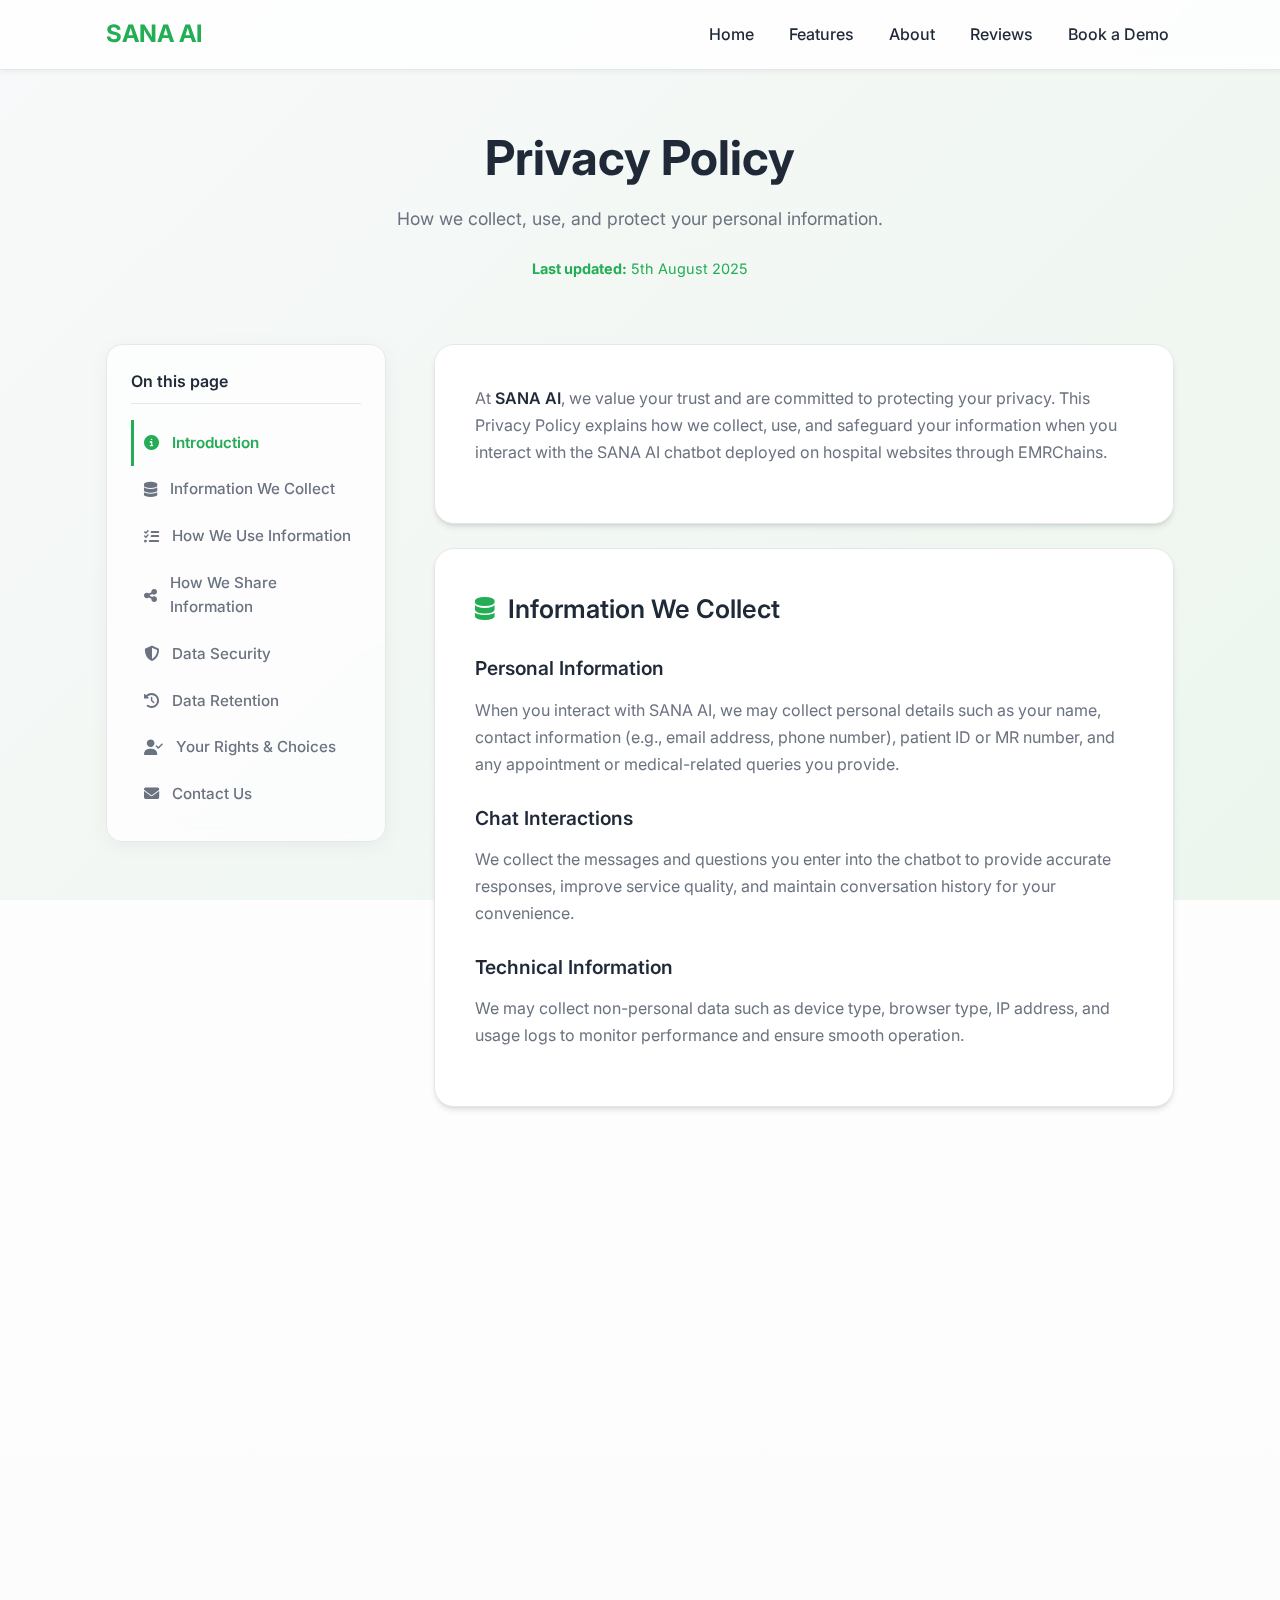
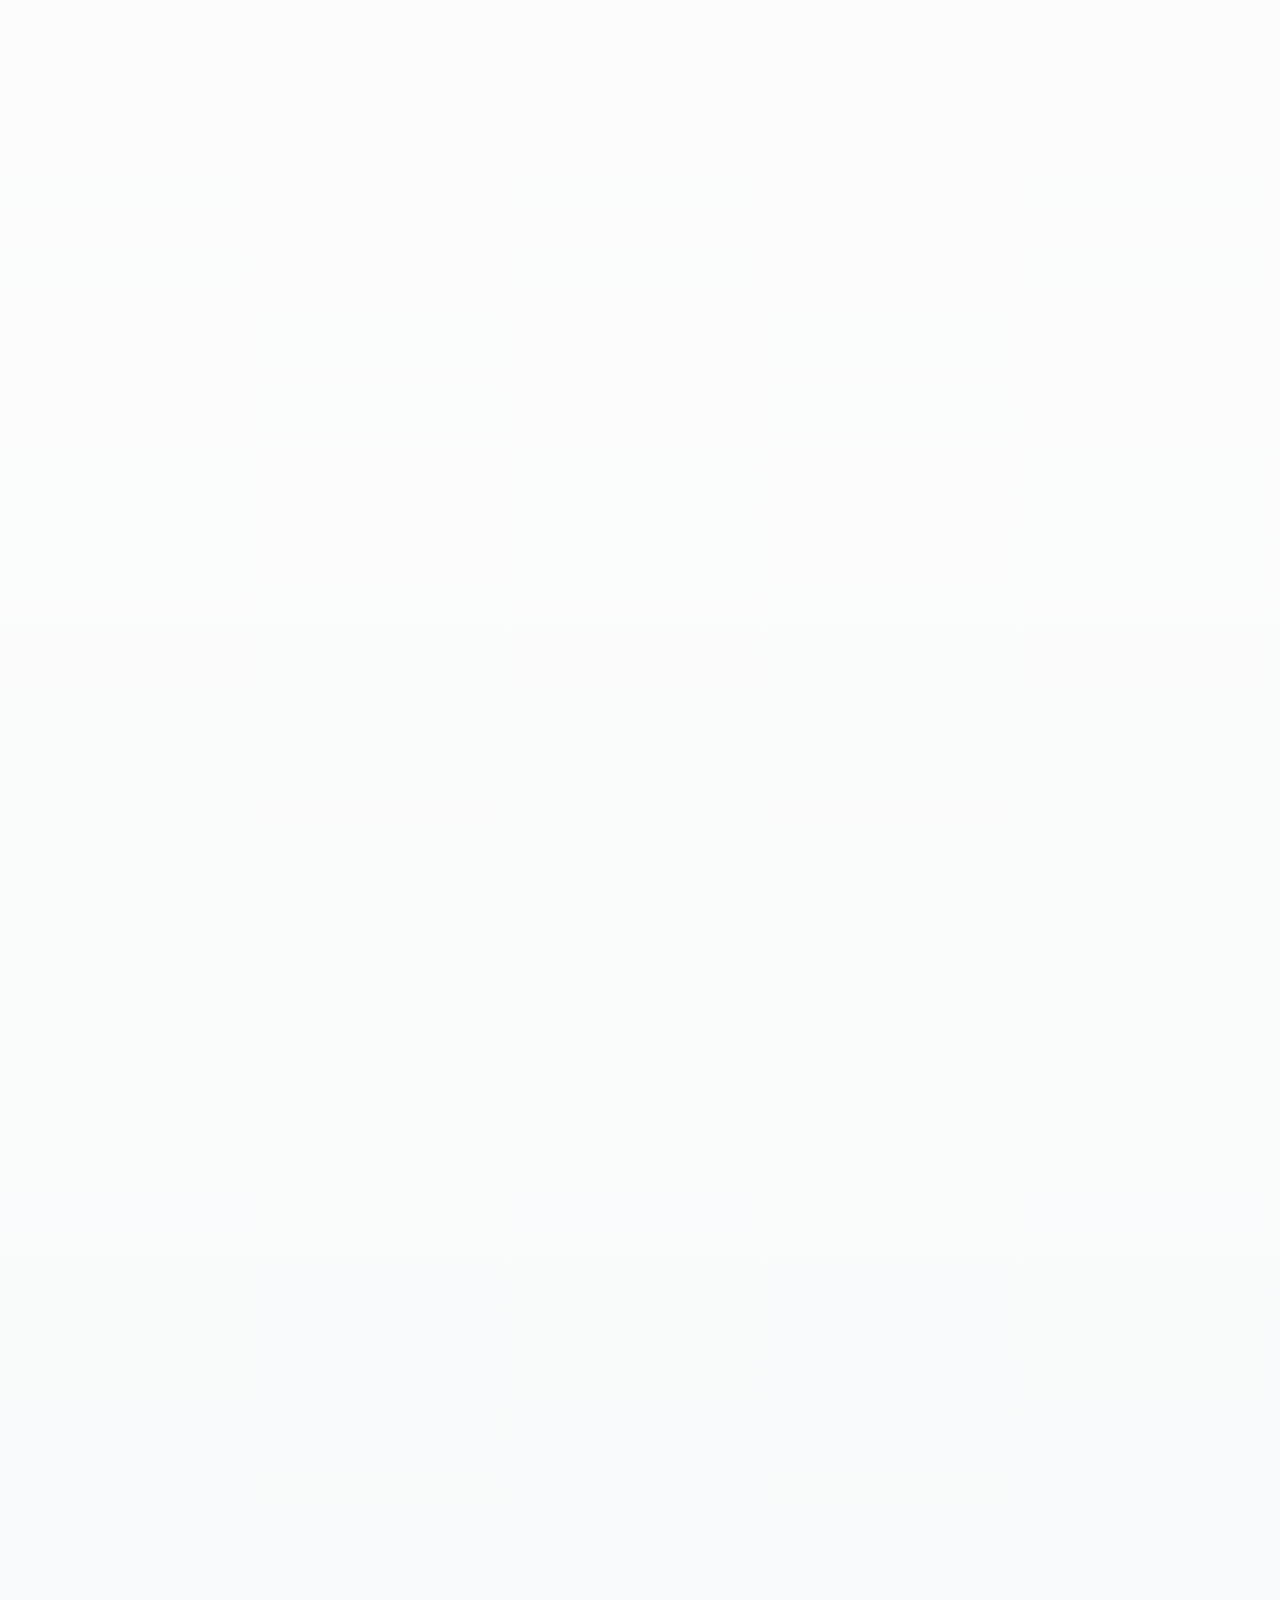
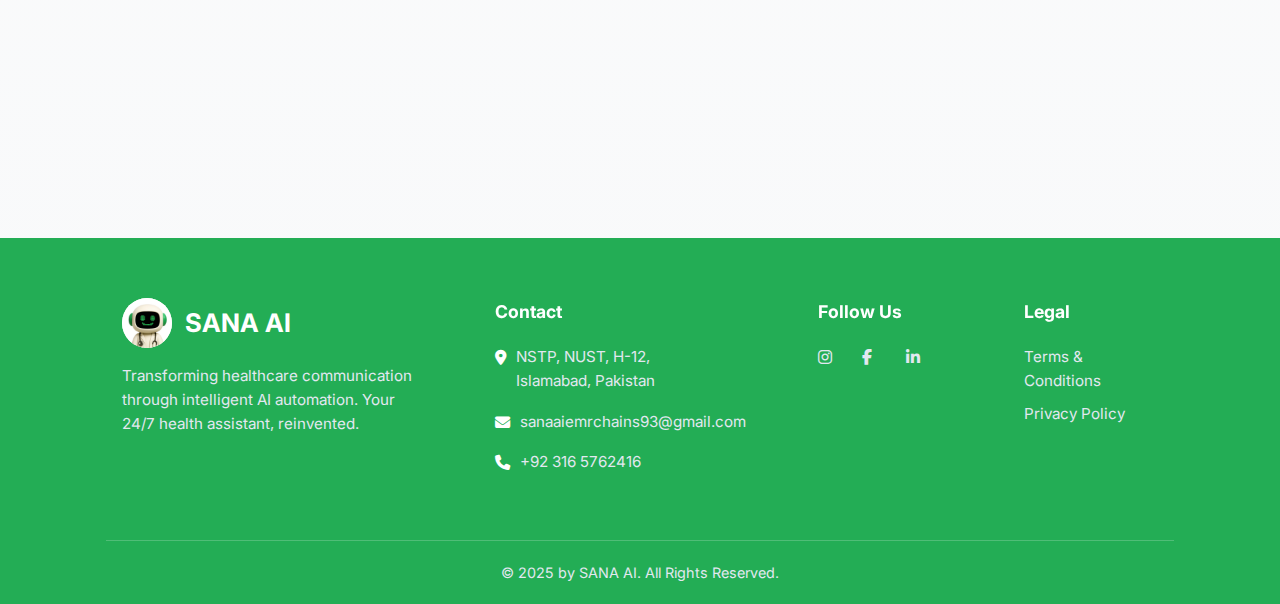
<file: privacy.html>
<!DOCTYPE html>
<html lang="en">
  <head>
    <meta charset="UTF-8" />
    <meta name="viewport" content="width=device-width, initial-scale=1.0" />
    <title>Privacy Policy - SANA AI</title>
    <link rel="preconnect" href="https://fonts.googleapis.com" />
    <link rel="preconnect" href="https://fonts.gstatic.com" crossorigin />
    <link
      rel="stylesheet"
      href="https://cdnjs.cloudflare.com/ajax/libs/font-awesome/6.0.0/css/all.min.css"
    />
    <link
      href="https://fonts.googleapis.com/css2?family=Inter:wght@400;500;600;700&display=swap"
      rel="stylesheet"
    />
    <link
      rel="stylesheet"
      href="https://cdnjs.cloudflare.com/ajax/libs/font-awesome/6.4.0/css/all.min.css"
    />
    <link rel="stylesheet" href="styles.css" />
  </head>
  <body>
    <div class="background-animation"></div>

    <header>
      <nav class="container">
        <div class="logo">SANA AI</div>
        <ul class="nav-links">
          <li><a href="index.html#home">Home</a></li>
          <li><a href="index.html#features">Features</a></li>
          <li><a href="index.html#about">About</a></li>
          <li><a href="index.html#reviews">Reviews</a></li>
          <li><a href="index.html#cta">Book a Demo</a></li>
        </ul>
        <div class="hamburger-menu">
          <i class="fas fa-bars"></i>
        </div>
      </nav>
    </header>
    <main class="legal-page-enhanced">
      <section class="legal-hero">
        <div class="container">
          <h1>Privacy Policy</h1>
          <p class="subtitle">
            How we collect, use, and protect your personal information.
          </p>
          <p class="last-updated">
            <strong>Last updated:</strong> 5th August 2025
          </p>
        </div>
      </section>

      <div class="legal-container container">
        <aside class="legal-sidebar">
          <nav class="sidebar-nav">
            <h4>On this page</h4>
            <ul>
              <li>
                <a href="#introduction" class="sidebar-link"
                  ><i class="fas fa-info-circle"></i> Introduction</a
                >
              </li>
              <li>
                <a href="#info-collect" class="sidebar-link"
                  ><i class="fas fa-database"></i> Information We Collect</a
                >
              </li>
              <li>
                <a href="#info-use" class="sidebar-link"
                  ><i class="fas fa-tasks"></i> How We Use Information</a
                >
              </li>
              <li>
                <a href="#info-share" class="sidebar-link"
                  ><i class="fas fa-share-alt"></i> How We Share Information</a
                >
              </li>
              <li>
                <a href="#security" class="sidebar-link"
                  ><i class="fas fa-shield-alt"></i> Data Security</a
                >
              </li>
              <li>
                <a href="#retention" class="sidebar-link"
                  ><i class="fas fa-history"></i> Data Retention</a
                >
              </li>
              <li>
                <a href="#rights" class="sidebar-link"
                  ><i class="fas fa-user-check"></i> Your Rights & Choices</a
                >
              </li>
              <li>
                <a href="#contact" class="sidebar-link"
                  ><i class="fas fa-envelope"></i> Contact Us</a
                >
              </li>
            </ul>
          </nav>
        </aside>

        <article class="legal-content-enhanced">
          <section id="introduction" class="legal-section">
            <p>
              At <strong>SANA AI</strong>, we value your trust and are committed
              to protecting your privacy. This Privacy Policy explains how we
              collect, use, and safeguard your information when you interact
              with the SANA AI chatbot deployed on hospital websites through
              EMRChains.
            </p>
          </section>

          <section id="info-collect" class="legal-section">
            <h2><i class="fas fa-database"></i> Information We Collect</h2>
            <h3>Personal Information</h3>
            <p>
              When you interact with SANA AI, we may collect personal details
              such as your name, contact information (e.g., email address, phone
              number), patient ID or MR number, and any appointment or
              medical-related queries you provide.
            </p>
            <h3>Chat Interactions</h3>
            <p>
              We collect the messages and questions you enter into the chatbot
              to provide accurate responses, improve service quality, and
              maintain conversation history for your convenience.
            </p>
            <h3>Technical Information</h3>
            <p>
              We may collect non-personal data such as device type, browser
              type, IP address, and usage logs to monitor performance and ensure
              smooth operation.
            </p>
          </section>

          <section id="info-use" class="legal-section">
            <h2><i class="fas fa-tasks"></i> How We Use Your Information</h2>
            <p>We use the information we collect to:</p>
            <ul>
              <li>Provide accurate and personalized chatbot responses.</li>
              <li>Assist with healthcare-related inquiries.</li>
              <li>Connect you with relevant hospital services or staff.</li>
              <li>Improve the functionality and user experience of SANA AI.</li>
              <li>Monitor performance and resolve technical issues.</li>
            </ul>
          </section>

          <section id="info-share" class="legal-section">
            <h2>
              <i class="fas fa-share-alt"></i> How We Share Your Information
            </h2>
            <h3>With Hospitals</h3>
            <p>
              Your interactions may be shared with the relevant hospital staff
              to address your queries or manage your appointments.
            </p>
            <h3>With Service Providers</h3>
            <p>
              We may share data with trusted third-party providers who support
              the operation of SANA AI, such as hosting services, analytics, or
              IT support.
            </p>
            <h3>For Legal Compliance</h3>
            <p>
              We may disclose your information if required by law, regulation,
              or a valid legal process.
            </p>
          </section>

          <section id="security" class="legal-section">
            <h2><i class="fas fa-shield-alt"></i> Data Security</h2>
            <p>
              We use industry-standard measures to protect your information from
              unauthorized access, disclosure, or misuse. However, no online
              service can guarantee absolute security.
            </p>
          </section>

          <section id="retention" class="legal-section">
            <h2><i class="fas fa-history"></i> Data Retention</h2>
            <p>
              Your chat history and related data will be retained only as long
              as necessary to provide services, comply with legal obligations,
              or support hospital operations.
            </p>
          </section>

          <section id="rights" class="legal-section">
            <h2><i class="fas fa-user-check"></i> Your Rights and Choices</h2>
            <h3>Access & Update</h3>
            <p>
              You may request access to the personal information shared with
              SANA AI and update it where possible.
            </p>
            <h3>Data Deletion</h3>
            <p>
              You have the right to request deletion of your chat data by
              contacting us.
            </p>
            <h3>Opt-Out</h3>
            <p>
              If you do not wish to use SANA AI, you may stop interacting with
              the chatbot at any time.
            </p>
          </section>

          <section id="contact" class="legal-section">
            <h2><i class="fas fa-envelope"></i> Contact Us</h2>
            <p>
              For questions, concerns, or requests regarding this Privacy
              Policy, contact us at
              <a href="mailto:sanaaiemrchains93@gmail.com"
                >sanaaiemrchains93@gmail.com</a
              >.
            </p>
            <p>
              By using SANA AI, you agree to this Privacy Policy and the
              collection and use of your information as described above.
            </p>
          </section>
        </article>
      </div>
    </main>

    <footer id="footer">
      <div class="container">
        <div class="footer-main">
          <div class="footer-column footer-about">
            <div class="footer-logo">
              <img
                src="images/logo.jpg"
                alt="Sana AI Robot"
                class="footer-logo-img"
              />
              <div class="logo-text">
                <span class="logo-text-main">SANA AI</span>
              </div>
            </div>
            <p>
              Transforming healthcare communication through intelligent AI
              automation. Your 24/7 health assistant, reinvented.
            </p>
          </div>
          <div class="footer-column">
            <h4>Contact</h4>
            <p>
              <i class="fas fa-map-marker-alt"></i>
              <span>
                NSTP, NUST, H-12,<br />
                Islamabad, Pakistan
              </span>
            </p>
            <p>
              <i class="fas fa-envelope"></i>
              <a href="mailto:sanaaiemrchains93@gmail.com"
                >sanaaiemrchains93@gmail.com</a
              >
            </p>
            <p>
              <i class="fas fa-phone"></i>
              <a href="tel:+923165762416">+92 316 5762416</a>
            </p>
          </div>
          <div class="footer-column">
            <h4>Follow Us</h4>
            <div class="footer-socials">
              <a
                href="https://www.instagram.com/sanaaibyemrchains/"
                target="_blank"
                class="social-icon"
              >
                <i class="fab fa-instagram"></i>
              </a>
              <a
                href="https://www.facebook.com/SanaAIbyemrchains/"
                target="_blank"
                class="social-icon"
              >
                <i class="fab fa-facebook-f"></i>
              </a>

              <a
                href="https://www.linkedin.com/company/emrchains/"
                target="_blank"
                aria-label="LinkedIn"
                ><i class="fab fa-linkedin-in"></i
              ></a>
            </div>
          </div>
          <div class="footer-column">
            <h4>Legal</h4>
            <ul>
              <li><a href="terms.html">Terms & Conditions</a></li>
              <li><a href="privacy.html">Privacy Policy</a></li>
            </ul>
          </div>
        </div>
        <div class="footer-bottom">
          <p>© 2025 by SANA AI. All Rights Reserved.</p>
        </div>
      </div>
    </footer>

    <script src="script.js"></script>
  </body>
</html>
</file>
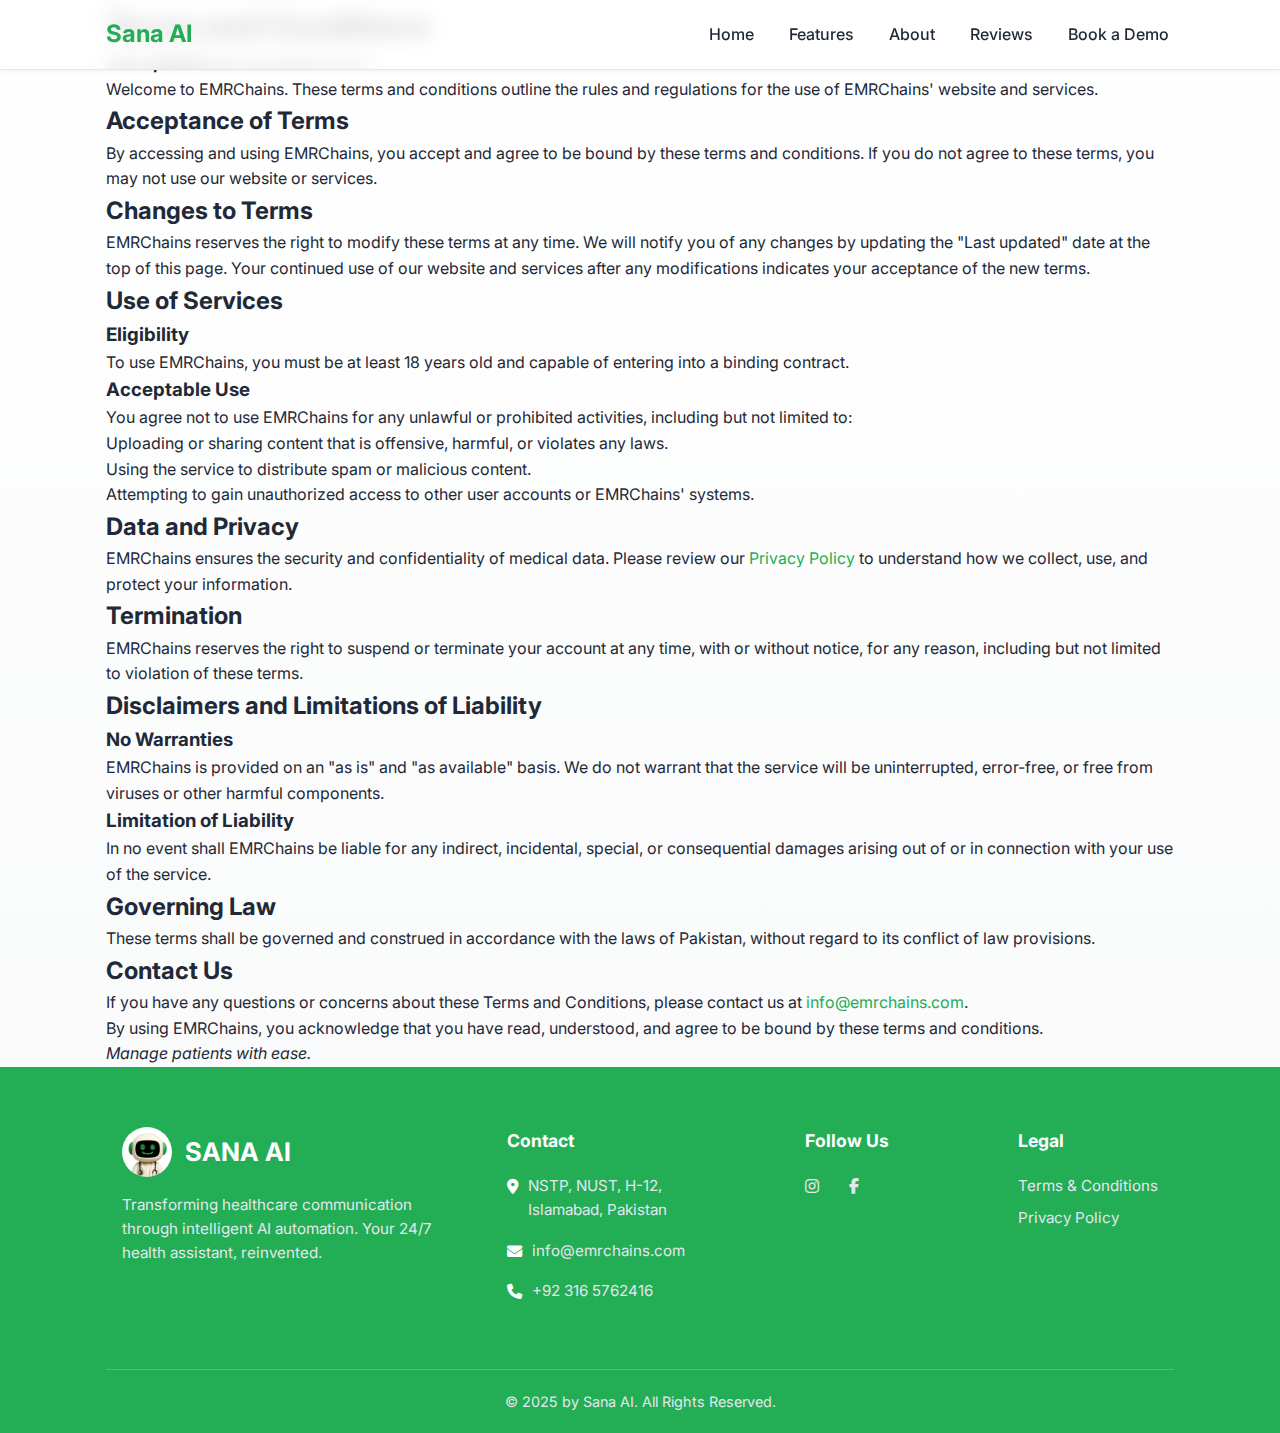
<file: terms.html>
<!DOCTYPE html>
<html lang="en">
  <head>
    <meta charset="UTF-8" />
    <meta name="viewport" content="width=device-width, initial-scale=1.0" />
    <title>Terms and Conditions - Sana AI</title>
    <link rel="preconnect" href="https://fonts.googleapis.com" />
    <link rel="preconnect" href="https://fonts.gstatic.com" crossorigin />
    <link
      rel="stylesheet"
      href="https://cdnjs.cloudflare.com/ajax/libs/font-awesome/6.0.0/css/all.min.css"
    />
    <link
      href="https://fonts.googleapis.com/css2?family=Inter:wght@400;500;600;700&display=swap"
      rel="stylesheet"
    />
    <link
      rel="stylesheet"
      href="https://cdnjs.cloudflare.com/ajax/libs/font-awesome/6.4.0/css/all.min.css"
    />
    <link rel="stylesheet" href="styles.css" />
  </head>
  <body>
    <header>
      <nav class="container">
        <div class="logo">Sana AI</div>
        <ul class="nav-links">
          <li><a href="index.html#home">Home</a></li>
          <li><a href="index.html#features">Features</a></li>
          <li><a href="index.html#about">About</a></li>
          <li><a href="index.html#reviews">Reviews</a></li>
          <li><a href="index.html#cta">Book a Demo</a></li>
        </ul>
        <div class="hamburger-menu">
          <i class="fas fa-bars"></i>
        </div>
      </nav>
    </header>

    <main class="legal-page">
      <div class="container">
        <div class="legal-content">
          <h1>Terms and Conditions</h1>
          <p><strong>Last updated:</strong> 6th November 2024</p>
          <p>
            Welcome to EMRChains. These terms and conditions outline the rules
            and regulations for the use of EMRChains' website and services.
          </p>

          <h2>Acceptance of Terms</h2>
          <p>
            By accessing and using EMRChains, you accept and agree to be bound
            by these terms and conditions. If you do not agree to these terms,
            you may not use our website or services.
          </p>

          <h2>Changes to Terms</h2>
          <p>
            EMRChains reserves the right to modify these terms at any time. We
            will notify you of any changes by updating the "Last updated" date
            at the top of this page. Your continued use of our website and
            services after any modifications indicates your acceptance of the
            new terms.
          </p>

          <h2>Use of Services</h2>
          <h3>Eligibility</h3>
          <p>
            To use EMRChains, you must be at least 18 years old and capable of
            entering into a binding contract.
          </p>
          <h3>Acceptable Use</h3>
          <p>
            You agree not to use EMRChains for any unlawful or prohibited
            activities, including but not limited to:
          </p>
          <ul>
            <li>
              Uploading or sharing content that is offensive, harmful, or
              violates any laws.
            </li>
            <li>Using the service to distribute spam or malicious content.</li>
            <li>
              Attempting to gain unauthorized access to other user accounts or
              EMRChains' systems.
            </li>
          </ul>

          <h2>Data and Privacy</h2>
          <p>
            EMRChains ensures the security and confidentiality of medical data.
            Please review our <a href="privacy.html">Privacy Policy</a> to
            understand how we collect, use, and protect your information.
          </p>

          <h2>Termination</h2>
          <p>
            EMRChains reserves the right to suspend or terminate your account at
            any time, with or without notice, for any reason, including but not
            limited to violation of these terms.
          </p>

          <h2>Disclaimers and Limitations of Liability</h2>
          <h3>No Warranties</h3>
          <p>
            EMRChains is provided on an "as is" and "as available" basis. We do
            not warrant that the service will be uninterrupted, error-free, or
            free from viruses or other harmful components.
          </p>
          <h3>Limitation of Liability</h3>
          <p>
            In no event shall EMRChains be liable for any indirect, incidental,
            special, or consequential damages arising out of or in connection
            with your use of the service.
          </p>

          <h2>Governing Law</h2>
          <p>
            These terms shall be governed and construed in accordance with the
            laws of Pakistan, without regard to its conflict of law provisions.
          </p>

          <h2>Contact Us</h2>
          <p>
            If you have any questions or concerns about these Terms and
            Conditions, please contact us at
            <a href="mailto:info@emrchains.com">info@emrchains.com</a>.
          </p>

          <p>
            By using EMRChains, you acknowledge that you have read, understood,
            and agree to be bound by these terms and conditions.
          </p>
          <p><em>Manage patients with ease.</em></p>
        </div>
      </div>
    </main>

    <footer id="footer">
      <div class="container">
        <div class="footer-main">
          <div class="footer-column footer-about">
            <div class="footer-logo">
              <img
                src="images/logo.jpg"
                alt="Sana AI Robot"
                class="footer-logo-img"
              />
              <div class="logo-text">
                <span class="logo-text-main">SANA AI</span>
              </div>
            </div>
            <p>
              Transforming healthcare communication through intelligent AI
              automation. Your 24/7 health assistant, reinvented.
            </p>
          </div>
          <div class="footer-column">
            <h4>Contact</h4>
            <p>
              <i class="fas fa-map-marker-alt"></i>
              <span>
                NSTP, NUST, H-12,<br />
                Islamabad, Pakistan
              </span>
            </p>
            <p>
              <i class="fas fa-envelope"></i>
              <a href="mailto:info@emrchains.com">info@emrchains.com</a>
            </p>
            <p>
              <i class="fas fa-phone"></i>
              <a href="tel:+923165762416">+92 316 5762416</a>
            </p>
          </div>
          <div class="footer-column">
            <h4>Follow Us</h4>
            <div class="footer-socials">
              <a
                href="https://www.instagram.com/sanaaibyemrchains/"
                target="_blank"
                class="social-icon"
              >
                <i class="fab fa-instagram"></i>
              </a>
              <a
                href="https://www.facebook.com/SanaAIbyemrchains/"
                target="_blank"
                class="social-icon"
              >
                <i class="fab fa-facebook-f"></i>
              </a>
            </div>
          </div>
          <div class="footer-column">
            <h4>Legal</h4>
            <ul>
              <li><a href="terms.html">Terms & Conditions</a></li>
              <li><a href="privacy.html">Privacy Policy</a></li>
            </ul>
          </div>
        </div>
        <div class="footer-bottom">
          <p>© 2025 by Sana AI. All Rights Reserved.</p>
        </div>
      </div>
    </footer>
    <script src="script.js"></script>
  </body>
</html>
</file>
<file: styles.css>
:root {
  --primary-color: #23ad55;
  --accent-color: #2cd862;
  --text-dark: #1d2b38;
  --text-light: #5a6978;
  --bg-light: #f8f9fa;
  --bg-white: #ffffff;
  --border-color: #e9ecef;
  --font-family: "Inter", "Helvetica Neue", "Arial", "Sans-serif";
  --border-radius-sm: 8px;
  --border-radius-md: 16px;
  --border-radius-lg: 20px;
  --shadow-sm: 0 4px 6px -1px rgba(0, 0, 0, 0.1),
    0 2px 4px -2px rgba(0, 0, 0, 0.1);
  --shadow-md: 0 10px 15px -3px rgba(0, 0, 0, 0.1),
    0 4px 6px -4px rgba(0, 0, 0, 0.1);
  --transition-fast: all 0.2s ease-in-out;
  --transition-smooth: all 0.3s ease-in-out;
}

* {
  box-sizing: border-box;
  margin: 0;
  padding: 0;
}

html {
  scroll-behavior: smooth;
}

body {
  font-family: var(--font-family);
  line-height: 1.6;
  color: var(--text-dark);
  background-color: var(--bg-white);
  background: linear-gradient(180deg, var(--bg-white) 0%, var(--bg-light) 100%);
}

a {
  text-decoration: none;
  color: var(--primary-color);
  transition: var(--transition-fast);
}

a:hover {
  color: var(--accent-color);
}

ul {
  list-style: none;
}

.container {
  max-width: 1100px;
  margin: auto;
  overflow: visible;
  padding: 0 1rem;
}

header {
  background-color: rgba(255, 255, 255, 0.8);
  backdrop-filter: blur(10px);
  box-shadow: 0 2px 5px rgba(0, 0, 0, 0.05);
  border-bottom: 1px solid var(--border-color);
  position: fixed;
  top: 0;
  left: 0;
  width: 100%;
  z-index: 1000;
  height: 70px;
  transition: var(--transition-smooth);
}

nav.container {
  display: flex;
  justify-content: space-between;
  align-items: center;
  height: 100%;
}

nav .logo {
  font-size: 1.5rem;
  font-weight: 700;
  color: var(--primary-color);
}

.hamburger-menu {
  display: block;
  cursor: pointer;
  font-size: 1.5rem;
  z-index: 1010;
  color: var(--text-dark);
}

.nav-links {
  display: flex;
  flex-direction: column;
  justify-content: center;
  align-items: center;
  gap: 2rem;
  position: fixed;
  top: 0;
  left: 100%;
  width: 100%;
  height: 100vh;
  background-color: rgba(255, 255, 255, 0.98);
  backdrop-filter: blur(5px);
  transition: left 0.3s ease-in-out;
}

.nav-links.active {
  left: 0;
}

.nav-links li a {
  color: var(--text-dark);
  font-size: 1.5rem;
  font-weight: 500;
  transition: var(--transition-fast);
}

.nav-links li a:hover {
  color: var(--primary-color);
  transform: scale(1.05);
}

.hero {
  display: flex;
  align-items: center;
  padding-top: 100px;
  min-height: 95vh;
}

.hero-container {
  display: flex;
  justify-content: space-between;
  align-items: center;
  width: 100%;
  max-width: 1200px;
  padding: 1rem;
}

.hero-content {
  text-align: left;
  max-width: 550px;
  z-index: 10;
}

.hero-content h1 {
  font-size: clamp(2rem, 5vw, 3.2rem);
  font-weight: 700;
  color: var(--text-dark);
  margin-bottom: 1.5rem;
  line-height: 1.2;
}

.hero-content p {
  font-size: 1rem;
  color: var(--text-light);
  margin-bottom: 2rem;
  max-width: 500px;
}

.hero-image {
  perspective: 1500px;
}

.mobile-mockup {
  width: 280px;
  height: 570px;
  background-color: #1a1a1a;
  border-radius: 40px;
  box-shadow: 0 25px 50px -12px rgba(0, 0, 0, 0.25);
  padding: 8px;
  transition: transform 0.6s cubic-bezier(0.25, 1, 0.5, 1);
}

.mockup-inner-frame {
  width: 100%;
  height: 100%;
  background-color: #0d0d0d;
  border-radius: 30px;
  overflow: hidden;
  position: relative;
  display: flex;
  flex-direction: column;
}

.mockup-top-bar {
  display: flex;
  justify-content: space-between;
  align-items: center;
  padding: 12px 15px 5px;
  color: #fff;
  font-size: 0.75rem;
  position: absolute;
  top: 0;
  left: 0;
  width: 100%;
  z-index: 10;
}

.island {
  width: 80px;
  height: 20px;
  background-color: #000;
  border-radius: 20px;
}

.mockup-screen {
  flex-grow: 1;
  padding: 50px 15px 15px;
  display: none;
  flex-direction: column;
  align-items: center;
  justify-content: space-between;
  text-align: center;
  color: #fff;
  opacity: 0;
  transition: opacity 0.4s ease-in-out;
}

.mockup-screen.active {
  display: flex;
  opacity: 1;
}

.sana-logo {
  width: 80px;
  height: 80px;
  border-radius: 50%;
  background: linear-gradient(135deg, #00796b, var(--accent-color));
  margin-top: 20px;
  overflow: hidden;
}

.sana-logo img {
  width: 100%;
  height: 100%;
  object-fit: cover;
  border-radius: 50%;
}

.caller-name {
  font-size: 1.5rem;
  margin-top: 1rem;
}

.call-status {
  font-size: 0.9rem;
  color: #aaa;
  margin-top: 0.5rem;
}

.answer-call-button,
.play-button {
  width: 55px;
  height: 55px;
  border-radius: 50%;
  display: flex;
  align-items: center;
  justify-content: center;
  cursor: pointer;
  margin-top: auto;
  margin-bottom: 30px;
  transition: transform 0.2s;
  color: #fff;
}

.answer-call-button {
  background-color: var(--primary-color);
  animation: pulse 2s infinite;
  font-size: 1.2rem;
}

.play-button {
  background-color: rgba(255, 255, 255, 0.1);
  border: 2px solid rgba(255, 255, 255, 0.3);
}

.answer-call-button:hover,
.play-button:hover {
  transform: scale(1.1);
}

.swipe-text {
  font-size: 0.8rem;
  color: #aaa;
  margin-bottom: 15px;
}

.connection-status {
  position: absolute;
  top: 40px;
  right: 20px;
  color: var(--primary-color);
  font-size: 0.8rem;
}

.timer {
  position: absolute;
  top: 40px;
  right: 20px;
  color: #aaa;
  font-size: 0.8rem;
}

.waveform {
  display: flex;
  align-items: center;
  justify-content: center;
  height: 60px;
  width: 100%;
  margin-top: auto;
  margin-bottom: 40px;
}

.waveform-bar {
  width: 5px;
  height: 7px;
  margin: 0 2px;
  border-radius: 5px;
  background: linear-gradient(135deg, #4db6ac, var(--primary-color));
  animation: wave 1.2s infinite ease-in-out;
}

.waveform-bar:nth-child(2) {
  animation-delay: -1.1s;
}

.waveform-bar:nth-child(3) {
  animation-delay: -1s;
}

.waveform-bar:nth-child(4) {
  animation-delay: -0.9s;
}

.waveform-bar:nth-child(5) {
  animation-delay: -0.8s;
}

.waveform-bar:nth-child(6) {
  animation-delay: -0.7s;
}

.waveform-bar:nth-child(7) {
  animation-delay: -0.6s;
}

.waveform-bar:nth-child(8) {
  animation-delay: -0.5s;
}

.waveform-bar:nth-child(9) {
  animation-delay: -0.4s;
}

.waveform-bar:nth-child(10) {
  animation-delay: -0.3s;
}

.content-section {
  padding: 80px 0;
}

.bg-light {
  background: var(--bg-light);
}

.section-title {
  font-size: 2.5rem;
  font-weight: 700;
  color: var(--text-dark);
  margin-bottom: 1.2rem;
  text-align: center;
}

.section-subtitle {
  font-size: 1rem;
  color: var(--text-light);
  max-width: 600px;
  margin: 0 auto 3rem auto;
  text-align: center;
}

.section-tag {
  font-size: 0.85rem;
  font-weight: 600;
  color: var(--primary-color);
  letter-spacing: 1px;
  margin-bottom: 0.8rem;
  text-transform: uppercase;
  text-align: center;
}

.btn {
  padding: 12px 28px;
  border-radius: var(--border-radius-sm);
  font-weight: 600;
  font-size: 0.95rem;
  text-align: center;
  cursor: pointer;
  transition: var(--transition-smooth);
  border: 1px solid transparent;
}

.btn-primary {
  background-color: var(--primary-color);
  color: var(--bg-white);
  border-color: var(--primary-color);
}

.btn-primary:hover {
  background-color: #1e9a48;
  border-color: #1e9a48;
  transform: translateY(-3px);
  box-shadow: var(--shadow-md);
}

.feature-card,
.step-card,
.result-card,
.review-slide,
.about-card {
  background-color: var(--bg-white);
  border: 1px solid var(--border-color);
  border-radius: var(--border-radius-lg);
  transition: var(--transition-smooth);
  box-shadow: 0 4px 50px rgba(0, 0, 0, 0.05);
}

.feature-card:hover,
.step-card:hover,
.result-card:hover,
.review-slide:hover,
.about-card:hover {
  transform: translateY(-8px);
  border-color: var(--accent-color);
  box-shadow: 0 10px 60px rgba(34, 139, 34, 0.1);
}

.features-grid {
  display: grid;
  grid-template-columns: repeat(auto-fit, minmax(280px, 1fr));
  gap: 1.5rem;
  margin-top: 3rem;
}

.feature-card {
  padding: 2rem 1.5rem;
}

.feature-number {
  width: 36px;
  height: 36px;
  background-color: var(--accent-color);
  color: #ffffff;
  border-radius: 50%;
  display: flex;
  align-items: center;
  justify-content: center;
  font-weight: 600;
  margin-bottom: 1.2rem;
  font-size: 1rem;
}

.feature-card h3 {
  font-size: 1.15rem;
  font-weight: 600;
  margin-bottom: 0.6rem;
}

.feature-card p {
  color: var(--text-light);
  font-size: 0.95rem;
}

.steps-grid {
  display: grid;
  grid-template-columns: repeat(auto-fit, minmax(280px, 1fr));
  gap: 1.5rem;
  text-align: left;
}

.step-card {
  overflow: hidden;
}

.step-card-icon-area {
  height: 140px;
  display: flex;
  justify-content: center;
  align-items: center;
}

.step-icon {
  font-size: 2.5rem;
  color: var(--text-dark);
  transition: var(--transition-smooth);
}

.step-card:hover .step-icon {
  color: var(--primary-color);
  transform: scale(1.1);
}

.step-card-content {
  padding: 1.5rem 1.5rem 2rem;
}

.step-card h3 {
  font-size: 1.15rem;
  margin-bottom: 0.4rem;
}

.step-card p {
  color: var(--text-light);
  font-size: 0.95rem;
}

.results-grid {
  display: grid;
  grid-template-columns: repeat(auto-fit, minmax(180px, 1fr));
  gap: 1.5rem;
  margin-top: 3rem;
}

.result-card {
  padding: 2rem 1.2rem;
  text-align: center;
}

.stat-number {
  display: block;
  font-size: 3rem;
  font-weight: 700;
  color: var(--primary-color);
  margin-bottom: 0.4rem;
}

.stat-description {
  font-size: 0.95rem;
  color: var(--text-light);
}

#about .about-card {
  padding: 3rem 2rem;
  text-align: center;
}

.social-links {
  margin-top: 1.5rem;
  display: flex;
  justify-content: center;
  gap: 1.5rem;
}

.social-links a {
  color: var(--text-light);
  font-size: 1.2rem;
  transition: var(--transition-fast);
}

.social-links a:hover {
  color: var(--primary-color);
  transform: scale(1.2);
}

.client-logos-container {
  overflow: hidden;
  white-space: nowrap;
  position: relative;
  padding: 20px 0;
}

.client-logos-wrapper {
  display: inline-block;
  animation: scroll 20s linear infinite;
}

.client-logos-container:hover .client-logos-wrapper {
  animation-play-state: paused;
}

.client-logo {
  display: inline-block;
  vertical-align: middle;
  margin: 0 20px;
}

.client-logo img {
  max-height: 50px;
  max-width: 120px;
  object-fit: contain;
  transition: var(--transition-smooth);
  opacity: 1;
}

.client-logo img:hover {
  transform: scale(1.1);
}

.client-logo img.logo-requires-inversion {
  filter: invert(1);
}

#reviews .testimonial-slider-container {
  max-width: 700px;
  margin: auto;
  position: relative;
  overflow: hidden;
  padding: 3px;
}

#reviews .testimonial-wrapper {
  display: flex;
  transition: transform 0.5s ease-in-out;
}

#reviews .review-slide {
  flex: 0 0 100%;
  width: 100%;
  padding: 2.5rem 2rem;
  text-align: center;
  border-color: transparent;
}

#reviews .review-tag {
  display: inline-block;
  background-color: #e8f5e9;
  color: #1e9a48;
  padding: 6px 14px;
  border-radius: 99px;
  font-size: 0.85rem;
  font-weight: 500;
  margin-bottom: 1.5rem;
}

#reviews .review-slide blockquote {
  font-size: 1.5rem;
  font-weight: 600;
  line-height: 1.5;
  color: var(--text-dark);
  border: none;
  margin: 0;
  padding: 0;
}

#reviews .review-slide cite {
  display: block;
  margin-top: 1.5rem;
  font-style: normal;
  font-weight: 500;
  color: var(--text-light);
}

#reviews .testimonial-nav {
  margin-top: 1.5rem;
  display: flex;
  justify-content: center;
  gap: 0.8rem;
}

#reviews .nav-btn {
  background-color: var(--text-dark);
  color: var(--bg-white);
  border: none;
  width: 45px;
  height: 45px;
  border-radius: var(--border-radius-sm);
  font-size: 1.1rem;
  cursor: pointer;
  transition: var(--transition-smooth);
}

#reviews .nav-btn:hover {
  background-color: var(--primary-color);
  transform: scale(1.05);
}

#cta {
  text-align: center;
}

.cta-buttons {
  margin-top: 1.5rem;
  display: flex;
  justify-content: center;
  align-items: center;
  gap: 0.8rem;
}

.faq-grid {
  display: flex;
  flex-direction: column;
  gap: 2rem;
  align-items: center;
}

.faq-title-area .section-tag,
.faq-title-area .section-title {
  text-align: center;
}

.faq-accordion {
  width: 100%;
  max-width: 700px;
}

.faq-item {
  border-bottom: 1px solid #eaeaea;
}

.faq-question {
  width: 100%;
  background: transparent;
  border: none;
  display: flex;
  align-items: center;
  gap: 1rem;
  padding: 1.5rem 0;
  cursor: pointer;
  text-align: left;
}

.faq-question span {
  font-size: 1rem;
  font-weight: 600;
  color: #1d2b38;
}

.faq-toggle-icon {
  position: relative;
  width: 18px;
  height: 18px;
  flex-shrink: 0;
}

.faq-toggle-icon::after,
.faq-toggle-icon::before {
  content: "";
  position: absolute;
  background-color: var(--primary-color);
  transition: transform 0.3s ease;
}

.faq-toggle-icon::before {
  top: 50%;
  left: 0;
  width: 100%;
  height: 2px;
  transform: translateY(-50%);
}

.faq-toggle-icon::after {
  top: 0;
  left: 50%;
  width: 2px;
  height: 100%;
  transform: translateX(-50%);
}

.faq-item.active .faq-toggle-icon::after {
  transform: translateX(-50%) scaleY(0);
}

.faq-answer {
  max-height: 0;
  overflow: hidden;
  transition: max-height 0.4s ease-out, padding-bottom 0.4s ease-out;
}

.faq-item.active .faq-answer {
  max-height: 300px;
  padding-bottom: 1.5rem;
}

.faq-answer p {
  padding-left: calc(18px + 1rem);
  font-size: 0.95rem;
  color: var(--text-light);
  line-height: 1.6;
}

footer {
  background-color: var(--primary-color);
  color: #e2e8f0;
  padding: 60px 0 20px 0;
}

.footer-main {
  display: flex;
  flex-direction: column;
  gap: 2rem;
  padding-bottom: 30px;
  max-width: 1100px;
  margin: 0 auto;
}

.footer-column {
  padding: 0 1rem;
}

.footer-column.footer-about p {
  align-items: flex-start;
  color: #e2e8f0;
}

.footer-column h4 {
  font-size: 1.1rem;
  font-weight: 700;
  margin-bottom: 1.2rem;
  color: var(--bg-white);
  position: relative;
}

.footer-column p,
.footer-column ul {
  list-style: none;
  padding: 0;
  margin: 0;
  font-size: 0.95rem;
}

.footer-column p {
  margin-bottom: 1rem;
  line-height: 1.6;
  display: flex;
  align-items: flex-start;
  gap: 10px;
}

.footer-column p i {
  margin-top: 5px;
  color: var(--bg-white);
}

.footer-column a {
  color: #e2e8f0;
  transition: var(--transition-fast);
  display: inline;
}

.footer-column ul li {
  margin-bottom: 0.5rem;
}

.footer-column ul a {
  display: block;
}

.footer-column a:hover {
  color: var(--bg-white);
  text-decoration: underline;
}

.footer-logo {
  display: flex;
  align-items: center;
  gap: 0.8rem;
  margin-bottom: 1rem;
}

.footer-logo-img {
  height: 50px;
  width: 50px;
  border-radius: 50%;
  background-color: #fff;
  object-fit: cover;
}

.logo-text {
  line-height: 1;
}

.logo-text-main {
  font-size: 1.6rem;
  font-weight: 700;
  display: block;
  color: #fff;
}

.footer-socials {
  display: flex;
  gap: 0.25rem;
}

.social-icon {
  display: flex;
  align-items: center;
  justify-content: center;
  width: 40px;
  height: 40px;
  border-radius: 50%;
  background-color: transparent;
  color: #fff;
  transition: var(--transition-smooth);
}

.social-icon:hover {
  background-color: transparent;
  color: var(--primary-color);
  transform: translateY(-4px);
  text-decoration: none;
}

.footer-bottom {
  border-top: 1px solid rgba(255, 255, 255, 0.2);
  padding-top: 20px;
  margin-top: 20px;
  text-align: center;
  font-size: 0.9rem;
  color: #e2e8f0;
}

.modal-overlay {
  position: fixed;
  top: 0;
  left: 0;
  width: 100%;
  height: 100%;
  background-color: rgba(0, 0, 0, 0.6);
  display: none;
  justify-content: center;
  align-items: center;
  z-index: 2000;
  backdrop-filter: blur(5px);
}

.modal-overlay.active {
  display: flex;
}

.modal-content {
  background-color: var(--bg-white);
  padding: 1.5rem 2rem;
  border-radius: 16px;
  box-shadow: 0 10px 30px rgba(0, 0, 0, 0.2);
  width: 90%;
  max-width: 500px;
  position: relative;
  animation: fadeIn 0.3s ease-out;
  max-height: 85vh;
  overflow-y: auto;
}

.modal-close-btn {
  position: absolute;
  top: 10px;
  right: 15px;
  background: transparent;
  border: none;
  font-size: 1.8rem;
  color: #aaa;
  cursor: pointer;
  line-height: 1;
  transition: color 0.2s ease;
}

.modal-close-btn:hover {
  color: var(--text-dark);
}

.modal-content h2 {
  text-align: center;
  margin-bottom: 1.5rem;
  color: var(--text-dark);
  font-size: 1.6rem;
}

#demo-form .form-group {
  margin-bottom: 1rem;
  flex: 1;
  min-width: 0;
}

#demo-form .form-row {
  display: flex;
  gap: 0.8rem;
  flex-wrap: wrap;
  align-items: flex-start;
}

#demo-form .form-row .form-group {
  flex: 1;
  min-width: 140px;
}

#demo-form label {
  display: block;
  margin-bottom: 0.4rem;
  font-weight: 600;
  font-size: 0.85rem;
  color: var(--text-light);
}

#demo-form input[type="text"],
#demo-form input[type="email"],
#demo-form input[type="tel"],
#demo-form input[type="date"],
#demo-form input[type="time"],
#demo-form textarea {
  width: 100%;
  padding: 10px 12px;
  border: 1px solid var(--border-color);
  border-radius: 8px;
  font-size: 0.95rem;
  font-family: inherit;
  transition: border-color 0.2s, box-shadow 0.2s;
  box-sizing: border-box;
}

#demo-form input:focus,
#demo-form textarea:focus {
  outline: 0;
  border-color: var(--primary-color);
  box-shadow: 0 0 0 3px rgba(0, 105, 92, 0.1);
}

#demo-form textarea {
  resize: vertical;
}

#demo-form .btn-primary:disabled {
  background-color: #ccc;
  cursor: not-allowed;
  border-color: #ccc;
}

.success-message {
  text-align: center;
  padding: 1.5rem 0;
}

.success-message h3 {
  color: var(--primary-color);
  font-size: 1.6rem;
  margin-bottom: 0.8rem;
}

.success-message p {
  color: var(--text-light);
  font-size: 1rem;
}

.error-message {
  color: #d9534f;
  text-align: center;
  margin-top: 0.8rem;
}

#sana-by-the-numbers {
  background-color: var(--bg-white);
}

.numbers-grid {
  display: grid;
  grid-template-columns: repeat(3, 1fr);
  gap: 1.5rem;
  margin-top: 3rem;
}

.number-card {
  background-color: var(--bg-light);
  border: 1px solid var(--border-color);
  border-radius: var(--border-radius-lg);
  padding: 2.5rem 1.5rem;
  text-align: center;
  transition: var(--transition-smooth);
  box-shadow: 0 4px 50px rgba(0, 0, 0, 0.05);
  display: flex;
  flex-direction: column;
  align-items: center;
  justify-content: center;
}

.number-card:hover {
  transform: translateY(-8px);
  border-color: var(--accent-color);
  box-shadow: 0 10px 60px rgba(34, 139, 34, 0.1);
}

.number-icon {
  font-size: 2.5rem;
  color: var(--primary-color);
  margin-bottom: 1.5rem;
  opacity: 0.8;
  transition: var(--transition-smooth);
}

.number-card:hover .number-icon {
  transform: scale(1.1);
  opacity: 1;
}

.number-stat {
  font-size: 3.5rem;
  font-weight: 700;
  color: var(--text-dark);
  line-height: 1;
}

.number-label {
  font-size: 1rem;
  color: var(--text-light);
  margin-top: 0.8rem;
  font-weight: 500;
}

@keyframes fadeIn {
  from {
    opacity: 0;
    transform: scale(0.95);
  }

  to {
    opacity: 1;
    transform: scale(1);
  }
}

@keyframes pulse {
  0% {
    box-shadow: 0 0 0 0 rgba(0, 105, 92, 0.7);
  }

  70% {
    box-shadow: 0 0 0 20px rgba(0, 105, 92, 0);
  }

  to {
    box-shadow: 0 0 0 0 rgba(0, 105, 92, 0);
  }
}

@keyframes wave {
  0%,
  40%,
  to {
    transform: scaleY(0.4);
  }

  20% {
    transform: scaleY(1);
  }
}

@keyframes scroll {
  0% {
    transform: translateX(0);
  }

  100% {
    transform: translateX(-50%);
  }
}

@media (min-width: 992px) {
  .hamburger-menu {
    display: none;
  }

  .nav-links {
    position: static;
    flex-direction: row;
    height: auto;
    width: auto;
    background-color: transparent;
    backdrop-filter: none;
    left: auto;
    gap: 0;
  }

  .nav-links li {
    margin-left: 25px;
  }

  .nav-links li a {
    color: var(--text-dark);
    padding: 5px;
    font-weight: 500;
    font-size: 1rem;
    position: relative;
  }

  .nav-links li a::after {
    content: "";
    position: absolute;
    width: 0;
    height: 2px;
    bottom: -5px;
    left: 50%;
    transform: translateX(-50%);
    background-color: var(--primary-color);
    transition: width 0.3s;
  }

  .nav-links li a:hover::after {
    width: 100%;
  }

  .hero-container {
    flex-direction: row;
    padding-right: 100px;
  }

  .hero-content {
    text-align: left;
    margin-bottom: 0;
  }

  .faq-grid {
    display: grid;
    grid-template-columns: 1fr 2fr;
    gap: 4rem;
  }

  .faq-title-area .section-title,
  .faq-title-area .section-tag {
    text-align: left;
  }

  .client-logos-container {
    padding: 30px 0;
  }

  .client-logo {
    margin: 0 40px;
  }

  .footer-main {
    display: grid;
    grid-template-columns: 2fr 1.5fr 1fr 1fr;
    gap: 2.5rem;
    flex-direction: row;
  }
}

/* ============== RESPONSIVE STYLES (UPDATED) ============== */

@media (max-width: 992px) {
  .hero-container {
    flex-direction: column;
    text-align: center;
  }

  .hero-content {
    text-align: center;
    margin-bottom: 2rem;
  }

  .results-grid,
  .steps-grid {
    grid-template-columns: repeat(2, 1fr);
  }

  /* CORRECTED: This rule now makes the numbers section stack on tablets and phones */
  .numbers-grid {
    grid-template-columns: 1fr;
    gap: 1.5rem;
  }

  .client-logos-container {
    padding: 20px 0;
  }

  .client-logo {
    margin: 0 15px;
  }

  #reviews .review-slide blockquote {
    font-size: 1.4rem;
  }

  .number-stat {
    font-size: 3rem;
  }
}

@media (max-width: 768px) {
  .section-title {
    font-size: 2rem;
  }

  .hero-content h1 {
    font-size: 2rem;
  }

  .features-grid,
  .results-grid,
  .steps-grid {
    grid-template-columns: 1fr;
  }

  .client-logos-container {
    padding: 15px 0;
  }

  .client-logo {
    margin: 0 10px;
  }

  #about .about-card {
    padding: 2rem;
  }

  #reviews .review-slide {
    padding: 2rem 1.5rem;
  }

  #reviews .review-slide blockquote {
    font-size: 1.2rem;
  }

  .cta-buttons {
    flex-direction: column;
  }

  .btn {
    width: 100%;
  }

  .modal-content {
    padding: 1.5rem;
    width: 95%;
  }

  .modal-content h2 {
    font-size: 1.5rem;
  }

  .footer-main {
    text-align: left;
    gap: 1.5rem;
  }

  .footer-column {
    padding: 0 0.8rem;
    max-width: 100%;
  }
}

@media (max-width: 576px) {
  .container {
    padding: 0 0.8rem;
  }

  .hero-container {
    padding: 0.8rem;
  }

  .mobile-mockup {
    width: 240px;
    height: 480px;
  }

  .mockup-inner-frame {
    border-radius: 24px;
  }

  .mockup-top-bar {
    padding: 10px 12px 5px;
    font-size: 0.7rem;
  }

  .island {
    width: 70px;
    height: 18px;
  }

  .mockup-screen {
    padding: 40px 12px 12px;
  }

  .mockup-screen .sana-logo {
    width: 70px;
    height: 70px;
    margin-top: 15px;
  }

  .caller-name {
    font-size: 1.3rem;
  }

  .call-status {
    font-size: 0.8rem;
  }

  .answer-call-button,
  .play-button {
    width: 50px;
    height: 50px;
    font-size: 1rem;
  }

  .swipe-text {
    font-size: 0.75rem;
    margin-bottom: 12px;
  }

  .connection-status,
  .timer {
    top: 35px;
    right: 15px;
    font-size: 0.75rem;
  }

  .waveform {
    height: 50px;
    margin-bottom: 30px;
  }

  .waveform-bar {
    width: 4px;
    height: 6px;
    margin: 0 1.5px;
  }

  .section-title {
    font-size: 1.8rem;
  }

  .section-subtitle {
    font-size: 0.9rem;
  }

  .section-tag {
    font-size: 0.8rem;
  }

  .feature-card,
  .step-card,
  .result-card,
  .number-card {
    padding: 1.5rem;
  }

  .client-logos-container {
    padding: 10px 0;
  }

  .client-logo {
    margin: 0 5px;
  }

  .client-logo img {
    max-height: 40px;
    max-width: 100px;
  }

  .faq-title-area .section-title {
    font-size: 2rem;
  }

  .faq-question span {
    font-size: 0.95rem;
  }

  .faq-answer p {
    font-size: 0.9rem;
  }

  #reviews .testimonial-slider-container {
    max-width: 100%;
  }

  #reviews .review-slide {
    padding: 1.5rem 1rem;
  }

  #reviews .review-slide blockquote {
    font-size: 1.1rem;
  }

  #reviews .review-tag {
    font-size: 0.8rem;
    padding: 5px 12px;
  }

  .footer-column h4 {
    font-size: 0.95rem;
  }

  .footer-logo-img {
    height: 40px;
    width: 40px;
  }

  .logo-text-main {
    font-size: 1.4rem;
  }

  .footer-column p,
  .footer-column ul,
  .footer-column a {
    font-size: 0.85rem;
  }

  .footer-bottom {
    font-size: 0.8rem;
    padding: 15px 0;
  }

  .number-stat {
    font-size: 2.8rem;
  }
  .number-icon {
    font-size: 2.2rem;
  }
}
:root {
  --primary-green: #10b981;
  --primary-green-dark: #059669;
  --text-dark: #1f2937;
  --text-light: #6b7280;
  --background-light: #f9fafb;
  --border-color: #e5e7eb;
}

.welcome-body::-webkit-scrollbar {
  display: none;
}

.welcome-body {
  scrollbar-width: none;
}

.chatbot-logo-container {
  position: fixed;
  bottom: 20px;
  right: 20px;
  width: 60px;
  height: 60px;
  background-color: var(--bg-white) !important;
  border-radius: 50%;
  box-shadow: 0 10px 20px rgba(16, 185, 129, 0.2), 0 3px 8px rgba(0, 0, 0, 0.1);
  cursor: pointer;
  display: flex;
  align-items: center;
  justify-content: center;
  transition: transform 0.2s ease-out;
  z-index: 999;
  overflow: hidden;
  animation: chatbot-bounce 2s infinite ease-in-out 1.5s;
}

.chatbot-logo-container:hover {
  transform: scale(1.1);
  animation-play-state: paused;
}

.chatbot-logo-container img {
  width: 38px;
  height: 38px;
  border-radius: 50%;
  transition: filter 0.3s ease;
}

.dots-overlay {
  position: absolute;
  top: 0;
  left: 0;
  width: 100%;
  height: 100%;
  background-color: rgba(0, 0, 0, 0.2);
  display: flex;
  align-items: center;
  justify-content: center;
  gap: 5px;
  border-radius: 50%;
  opacity: 0;
  transition: opacity 0.3s ease;
}

.dots-overlay span {
  width: 8px;
  height: 8px;
  background-color: white;
  border-radius: 50%;
  animation: dot-blink 1.4s infinite ease-in-out both;
}

.dots-overlay span:nth-child(2) {
  animation-delay: 0.2s;
}

.dots-overlay span:nth-child(3) {
  animation-delay: 0.4s;
}

.chatbot-logo-container:hover .dots-overlay {
  opacity: 1;
}

@keyframes dot-blink {
  0%,
  80%,
  100% {
    opacity: 0.5;
    transform: scale(0.8);
  }

  40% {
    opacity: 1;
    transform: scale(1);
  }
}

.chat-container {
  position: fixed;
  bottom: 20px;
  right: 20px;
  width: 360px;
  height: 565px;
  max-height: 80vh;
  background: white;
  box-shadow: 0px 20px 40px -10px rgba(0, 0, 0, 0.15);
  border-radius: 20px;
  overflow: hidden;
  display: flex;
  flex-direction: column;
  transition: opacity 0.3s ease, transform 0.3s ease;
  z-index: 1000;
  opacity: 0;
  transform: translateY(20px) scale(0.95);
  visibility: hidden;
}

.chat-container.open {
  opacity: 1;
  transform: translateY(0) scale(1);
  visibility: visible;
}

.view-screen {
  display: none;
  flex-direction: column;
  height: 100%;
  width: 100%;
}

.view-screen.active {
  display: flex;
}

.welcome-header {
  padding: 15px 20px;
  text-align: right;
  background: var(--primary-green);
  position: absolute;
  top: 0;
  width: 100%;
  box-sizing: border-box;
}

.welcome-header .fa-minus {
  color: rgba(255, 255, 255, 0.8);
  cursor: pointer;
  font-size: 18px;
}

.welcome-body {
  flex-grow: 1;
  background: var(--primary-green);
  color: white;
  text-align: center;
  padding: 40px 30px 20px 30px;
  display: flex;
  flex-direction: column;
  justify-content: center;
  align-items: center;
}

.sana-logo {
  width: 70px;
  height: 70px;
  border-radius: 50%;
  border: 4px solid white;
  margin-bottom: 25px;
  box-shadow: 0 4px 10px rgba(0, 0, 0, 0.1);
}

.welcome-body h2 {
  font-size: 32px;
  margin: 0 0 30px 0;
  font-weight: 600;
  line-height: 1.2;
}

.welcome-card {
  background: white;
  color: var(--text-dark);
  border-radius: 16px;
  padding: 20px;
  display: flex;
  align-items: center;
  text-align: left;
  margin-bottom: 30px;
  width: 100%;
  box-sizing: border-box;
  box-shadow: 0 4px 15px rgba(0, 0, 0, 0.05);
}

.sana-avatar {
  width: 50px;
  height: 50px;
  border-radius: 50%;
  margin-right: 15px;
  flex-shrink: 0;
}

.card-text strong {
  font-size: 16px;
  font-weight: 600;
}

.card-text p {
  margin: 2px 0 0 0;
  color: var(--text-light);
  font-size: 14px;
}

.chat-with-us-btn {
  width: 100%;
  padding: 18px;
  border: none;
  background-color: var(--primary-green-dark);
  color: white;
  font-size: 16px;
  font-weight: 600;
  border-radius: 14px;
  cursor: pointer;
  transition: all 0.3s ease;
  box-shadow: 0 4px 15px rgba(0, 0, 0, 0.1);
}

.main-footer {
  background: #fff;
  border-top: 1px solid var(--border-color);
  padding-top: 5px;
}

.footer-nav {
  display: flex;
  justify-content: space-around;
  padding: 10px 0;
}

.nav-item {
  cursor: pointer;
  color: var(--text-light);
  text-align: center;
  transition: color 0.2s;
}

.nav-item i {
  font-size: 22px;
  display: block;
  margin-bottom: 5px;
}

.nav-item span {
  font-size: 12px;
  font-weight: 500;
}

.nav-item.active {
  color: var(--primary-green);
}

.powered-by {
  display: flex;
  align-items: center;
  justify-content: center;
  padding: 15px;
  font-size: 13px;
  color: #9ca3af;
  background: #fff;
}

.powered-by a {
  color: var(--text-light);
  text-decoration: none;
  font-weight: 500;
  margin-left: 5px;
}

.powered-by a:hover {
  color: var(--primary-green);
}

.powered-by-icon {
  width: 18px;
  height: 18px;
  border-radius: 50%;
  margin-right: 8px;
}

.chat-header {
  display: flex;
  align-items: center;
  justify-content: space-between;
  padding: 15px 20px;
  background: #fff;
  border-bottom: 1px solid var(--border-color);
  flex-shrink: 0;
}

.chat-header i {
  font-size: 18px;
  color: var(--text-light);
  cursor: pointer;
  transition: color 0.2s;
}

.chat-header i:hover {
  color: var(--text-dark);
}

.header-title {
  display: flex;
  align-items: center;
}

.header-title .sana-avatar {
  width: 40px;
  height: 40px;
}

.header-title strong {
  font-size: 16px;
  font-weight: 600;
  color: var(--text-dark);
}

.header-icons {
  display: flex;
  align-items: center;
  gap: 20px;
}

.dropdown {
  position: relative;
  display: inline-block;
}

.dropdown-content {
  display: none;
  position: absolute;
  right: 0;
  top: 30px;
  background-color: #fff;
  min-width: 140px;
  box-shadow: 0px 8px 16px 0px rgba(0, 0, 0, 0.1);
  z-index: 1;
  border-radius: 8px;
  border: 1px solid var(--border-color);
}

.dropdown-content a {
  color: var(--text-dark);
  padding: 10px 15px;
  text-decoration: none;
  display: block;
  font-size: 14px;
}

.dropdown-content a:hover {
  background-color: var(--background-light);
}

.dropdown-content.show {
  display: block;
}

.chat-box {
  flex-grow: 1;
  overflow-y: auto;
  padding: 20px;
  display: flex;
  flex-direction: column;
  gap: 12px;
  background-color: var(--background-light);
}

.message {
  padding: 12px 18px;
  border-radius: 20px;
  max-width: 85%;
  word-wrap: break-word;
  line-height: 1.5;
  font-size: 15px;
}

.user-message {
  background: var(--primary-green);
  color: white;
  align-self: flex-end;
  border-bottom-right-radius: 5px;
}

.bot-message {
  background: #fff;
  color: var(--text-dark);
  align-self: flex-start;
  border-bottom-left-radius: 5px;
  border: 1px solid var(--border-color);
}

.typing-indicator {
  align-self: flex-start;
  padding: 12px 18px;
  display: none;
}

.typing-indicator span {
  display: inline-block;
  width: 8px;
  height: 8px;
  background: #bcc0c4;
  border-radius: 50%;
  margin: 0 2px;
  animation: bounce 1.4s infinite ease-in-out both;
}

.typing-indicator span:nth-child(2) {
  animation-delay: 0.2s;
}

.typing-indicator span:nth-child(3) {
  animation-delay: 0.4s;
}

@keyframes bounce {
  0%,
  80%,
  100% {
    transform: scale(0);
  }

  40% {
    transform: scale(1);
  }
}

.input-container {
  display: flex;
  padding: 15px 20px;
  background: #fff;
  border-top: 1px solid var(--border-color);
  align-items: center;
}

#user-input {
  flex: 1;
  padding: 14px 20px;
  border: 1px solid var(--border-color);
  border-radius: 24px;
  font-size: 15px;
  outline: none;
  transition: border-color 0.2s ease;
  background-color: var(--background-light);
}

#user-input:focus {
  border-color: var(--primary-green);
  background-color: #fff;
}

#send-btn {
  background: none;
  border: none;
  color: var(--primary-green);
  cursor: pointer;
  font-size: 24px;
  padding: 8px 12px;
  margin-left: 10px;
  transition: color 0.2s;
}

#send-btn:hover {
  color: var(--primary-green-dark);
}

@media (max-width: 480px) {
  .chat-container {
    width: 100%;
    height: 100%;
    max-height: 100%;
    bottom: 0;
    right: 0;
    border-radius: 0;
  }

  .chatbot-logo-container {
    bottom: 15px;
    right: 15px;
  }
}

@keyframes chatbot-bounce {
  0%,
  20%,
  50%,
  80%,
  100% {
    transform: translateY(0);
  }

  40% {
    transform: translateY(-15px);
  }

  60% {
    transform: translateY(-7px);
  }
}

.background-animation {
  position: fixed;
  top: 0;
  left: 0;
  width: 100%;
  height: 100%;
  z-index: -1;
  background: linear-gradient(
    -45deg,
    var(--bg-white),
    var(--bg-light),
    #e8f5e9,
    var(--bg-light)
  );
  background-size: 400% 400%;
  animation: gradient-flow 15s ease infinite;
}

@keyframes gradient-flow {
  0% {
    background-position: 0% 50%;
  }
  50% {
    background-position: 100% 50%;
  }
  100% {
    background-position: 0% 50%;
  }
}

.legal-page-enhanced {
  padding-bottom: 80px;
}

.legal-hero {
  padding: 120px 1rem 4rem;
  text-align: center;
  position: relative;
  overflow: hidden;
}

.legal-hero h1 {
  font-size: 3rem;
  font-weight: 700;
  color: var(--text-dark);
  margin-bottom: 0.5rem;
  animation: fadeInDown 0.8s ease-out;
}

.legal-hero .subtitle {
  font-size: 1.1rem;
  color: var(--text-light);
  max-width: 500px;
  margin: 0 auto 1.5rem;
  animation: fadeInUp 0.8s 0.2s ease-out both;
}

.legal-hero .last-updated {
  font-size: 0.9rem;
  color: var(--primary-color);
  animation: fadeInUp 0.8s 0.4s ease-out both;
}

.hero-icon {
  font-size: 3rem;
  color: var(--primary-color);
  opacity: 0.3;
  margin-bottom: 1rem;
  display: inline-block;
  animation: icon-float 5s ease-in-out infinite;
}

@keyframes icon-float {
  0%,
  100% {
    transform: translateY(0);
  }
  50% {
    transform: translateY(-15px);
  }
}

.legal-container {
  display: flex;
  flex-direction: column;
  gap: 2rem;
  position: relative;
}

.legal-sidebar {
  width: 100%;
  position: relative;
}

.sidebar-nav {
  position: -webkit-sticky;
  position: sticky;
  top: 100px;
  background: rgba(255, 255, 255, 0.7);
  backdrop-filter: blur(10px);
  border: 1px solid var(--border-color);
  border-radius: var(--border-radius-md);
  padding: 1.5rem;
  box-shadow: 0 4px 20px rgba(0, 0, 0, 0.05);
}

.sidebar-nav h4 {
  font-size: 1rem;
  font-weight: 600;
  color: var(--text-dark);
  margin-bottom: 1rem;
  padding-bottom: 0.5rem;
  border-bottom: 1px solid var(--border-color);
}

.sidebar-nav ul {
  list-style: none;
  padding: 0;
  margin: 0;
}

.sidebar-nav .sidebar-link {
  display: flex;
  align-items: center;
  gap: 0.8rem;
  padding: 0.7rem 0;
  color: var(--text-light);
  font-size: 0.95rem;
  font-weight: 500;
  text-decoration: none;
  transition: all 0.2s ease-in-out;
  border-left: 3px solid transparent;
  padding-left: 10px;
}

.sidebar-nav .sidebar-link:hover {
  color: var(--primary-color);
  transform: translateX(5px);
}

.sidebar-nav .sidebar-link.active {
  color: var(--primary-color);
  font-weight: 600;
  border-left-color: var(--primary-color);
}

.sidebar-nav .sidebar-link.active i {
  color: var(--primary-color);
}

.legal-content-enhanced {
  flex: 1;
}

.legal-section {
  padding: 2.5rem;
  margin-bottom: 1.5rem;
  background: var(--bg-white);
  border-radius: var(--border-radius-lg);
  box-shadow: var(--shadow-sm);
  border: 1px solid var(--border-color);
  opacity: 0;
  transform: translateY(30px);
  transition: opacity 0.6s ease-out, transform 0.6s ease-out;
}

.legal-section.is-visible {
  opacity: 1;
  transform: translateY(0);
}

.legal-section h2 {
  font-size: 1.6rem;
  font-weight: 600;
  color: var(--text-dark);
  margin-bottom: 1.5rem;
  display: flex;
  align-items: center;
  gap: 0.8rem;
}

.legal-section h2 i {
  color: var(--primary-color);
  font-size: 1.4rem;
}

.legal-section h3 {
  font-size: 1.2rem;
  font-weight: 600;
  color: var(--text-dark);
  margin-top: 1.5rem;
  margin-bottom: 0.8rem;
}

.legal-section p,
.legal-section li {
  font-size: 1rem;
  line-height: 1.7;
  color: var(--text-light);
  margin-bottom: 1rem;
}

.legal-section ul {
  list-style: none;
  padding-left: 0;
}

.legal-section ul li {
  padding-left: 1.5rem;
  position: relative;
}

.legal-section ul li::before {
  content: "\f058";
  font-family: "Font Awesome 6 Free";
  font-weight: 900;
  position: absolute;
  left: 0;
  top: 5px;
  color: var(--accent-color);
}

.legal-section a {
  color: var(--primary-color);
  font-weight: 600;
  text-decoration: none;
  position: relative;
  background-image: linear-gradient(
    to right,
    var(--accent-color),
    var(--accent-color)
  );
  background-position: bottom left;
  background-repeat: no-repeat;
  background-size: 0% 2px;
  transition: background-size 0.3s ease;
}

.legal-section a:hover {
  background-size: 100% 2px;
}

.legal-section blockquote {
  border-left: 4px solid var(--primary-color);
  padding: 1rem 1.5rem;
  margin: 1.5rem 0;
  background: #e8f5e9;
  border-radius: 0 var(--border-radius-md) var(--border-radius-md) 0;
}

.legal-section blockquote p {
  margin-bottom: 0;
  font-style: italic;
  color: var(--text-dark);
}

.legal-section strong {
  color: var(--text-dark);
  font-weight: 600;
}

@media (min-width: 992px) {
  .legal-container {
    flex-direction: row;
    gap: 3rem;
  }
  .legal-sidebar {
    width: 280px;
    flex-shrink: 0;
  }
}

@media (max-width: 768px) {
  .legal-hero h1 {
    font-size: 2.5rem;
  }
  .legal-section {
    padding: 2rem;
  }
}

@keyframes fadeInDown {
  from {
    opacity: 0;
    transform: translateY(-20px);
  }
  to {
    opacity: 1;
    transform: translateY(0);
  }
}

@keyframes fadeInUp {
  from {
    opacity: 0;
    transform: translateY(20px);
  }
  to {
    opacity: 1;
    transform: translateY(0);
  }
}
</file>
